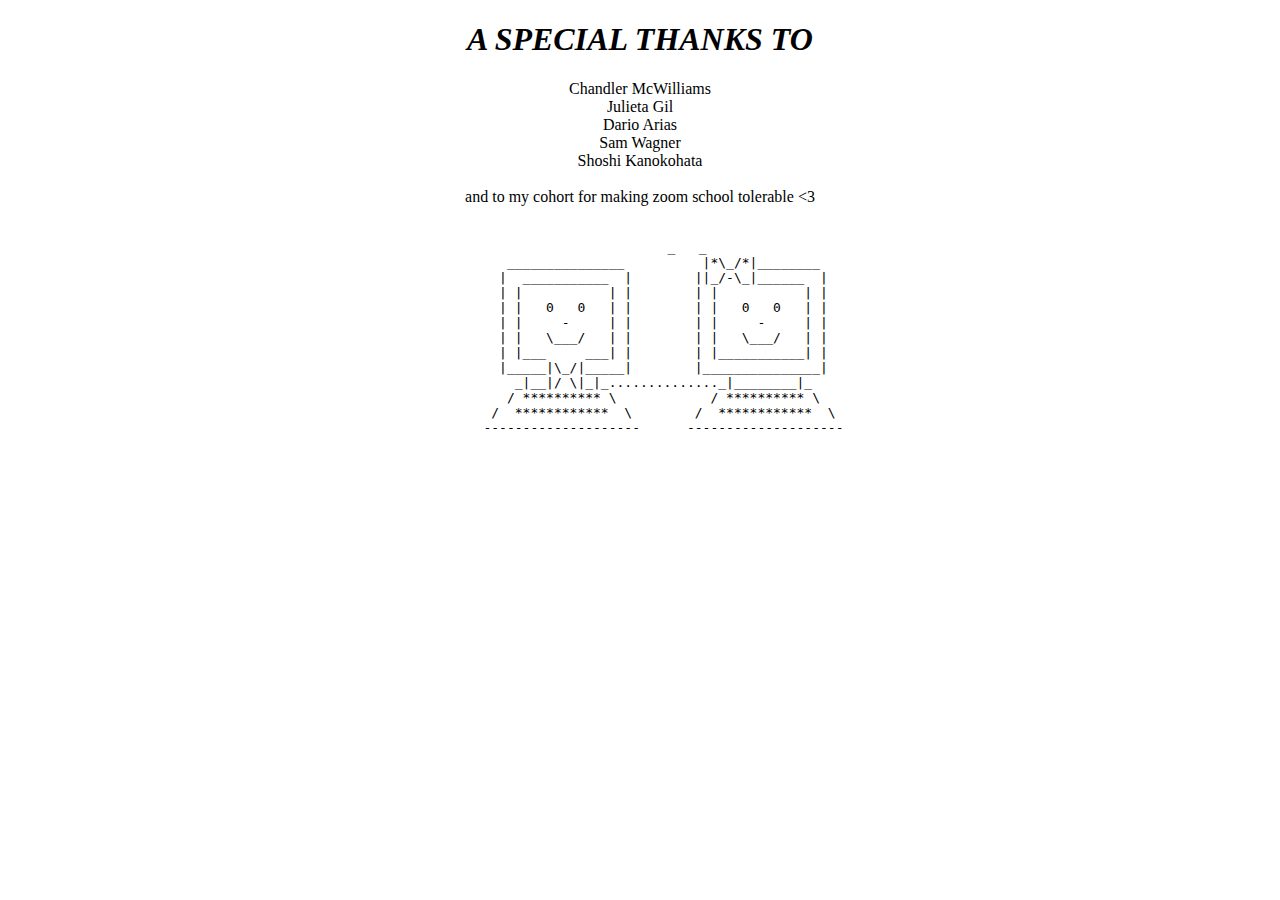
<file: acknow.html>
<!DOCTYPE html>
<html lang="en">

<head>
  <meta charset="utf-8">
  <meta name="viewport" content="width=device-width, initial-scale=1.0">
  <link rel="stylesheet" href="ritualsite.css">
  <link rel="apple-touch-icon" sizes="180x180" href="/apple-touch-icon.png">
  <link rel="icon" type="image/png" sizes="32x32" href="/favicon-32x32.png">
  <link rel="icon" type="image/png" sizes="16x16" href="/favicon-16x16.png">
  <link rel="manifest" href="/site.webmanifest">
  <title>Acknowledgements</title>
</head>

<body>
  <div style="text-align: center;">
    <h1>
      <i> A SPECIAL THANKS TO </i>
    </h1>
    <p>
      Chandler McWilliams
      <br>
      Julieta Gil
      <br>
      Dario Arias
      <br>
      Sam Wagner
      <br>
      Shoshi Kanokohata
      <br><br>
      and to my cohort for making zoom school tolerable <3
      <br><br>
      <pre>
            _   _
      _______________          |*\_/*|________
      |  ___________  |        ||_/-\_|______  |
      | |           | |        | |           | |
      | |   0   0   | |        | |   0   0   | |
      | |     -     | |        | |     -     | |
      | |   \___/   | |        | |   \___/   | |
      | |___     ___| |        | |___________| |
      |_____|\_/|_____|        |_______________|
      _|__|/ \|_|_.............._|________|_
      / ********** \            / ********** \
      /  ************  \        /  ************  \
      --------------------      --------------------
      </pre>

    </p>
  </div>
</body>

</html>
</file>
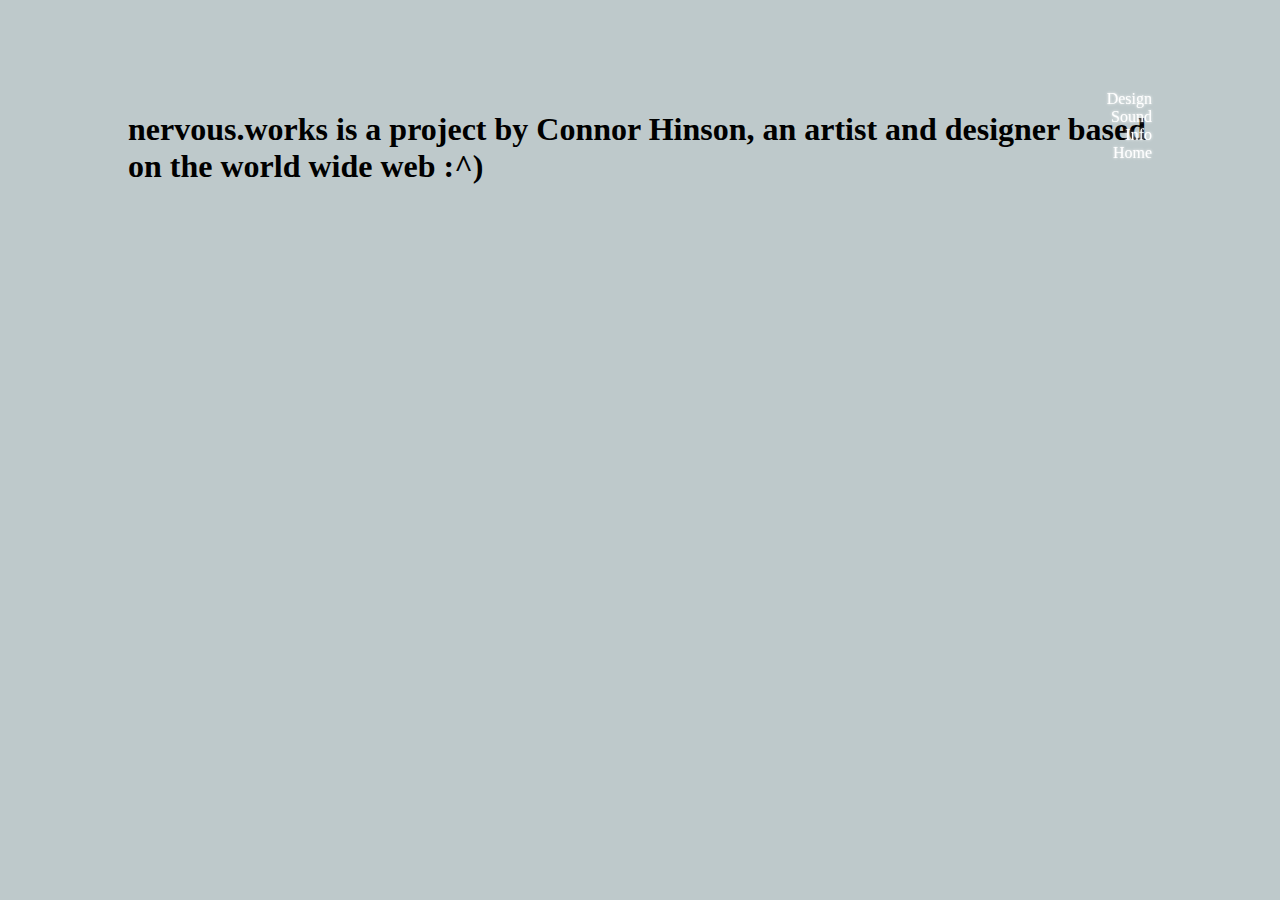
<file: info.html>
<!DOCTYPE html>
<html lang="en">

<head>
  <meta charset="utf-8">
  <meta name="viewport" content="width=device-width, initial-scale=1.0">
  <link rel="stylesheet" href="style.css">
  <link rel="apple-touch-icon" sizes="180x180" href="/apple-touch-icon.png">
  <link rel="icon" type="image/png" sizes="32x32" href="/favicon-32x32.png">
  <link rel="icon" type="image/png" sizes="16x16" href="/favicon-16x16.png">
  <link rel="manifest" href="/site.webmanifest">
  <title>nervous.info</title>
</head>
<body>
  <div class="wrapper">
    <div class="nav">
      <ul>
        <a href = "design.html"> <li>Design</li> </a>
        <a href = "sound.html"> <li>Sound</li> </a>
        <a href = "info.html"> <li>Info</li> </a>
        <a href = "index.html"> <li>Home</li> </a>
      </ul>
    </div>
    <div>
      <h1> nervous.works is a project by Connor Hinson, an artist and designer based on the world wide web :^) </h1>
    </div>
  </div>
</body>

</html>
</file>
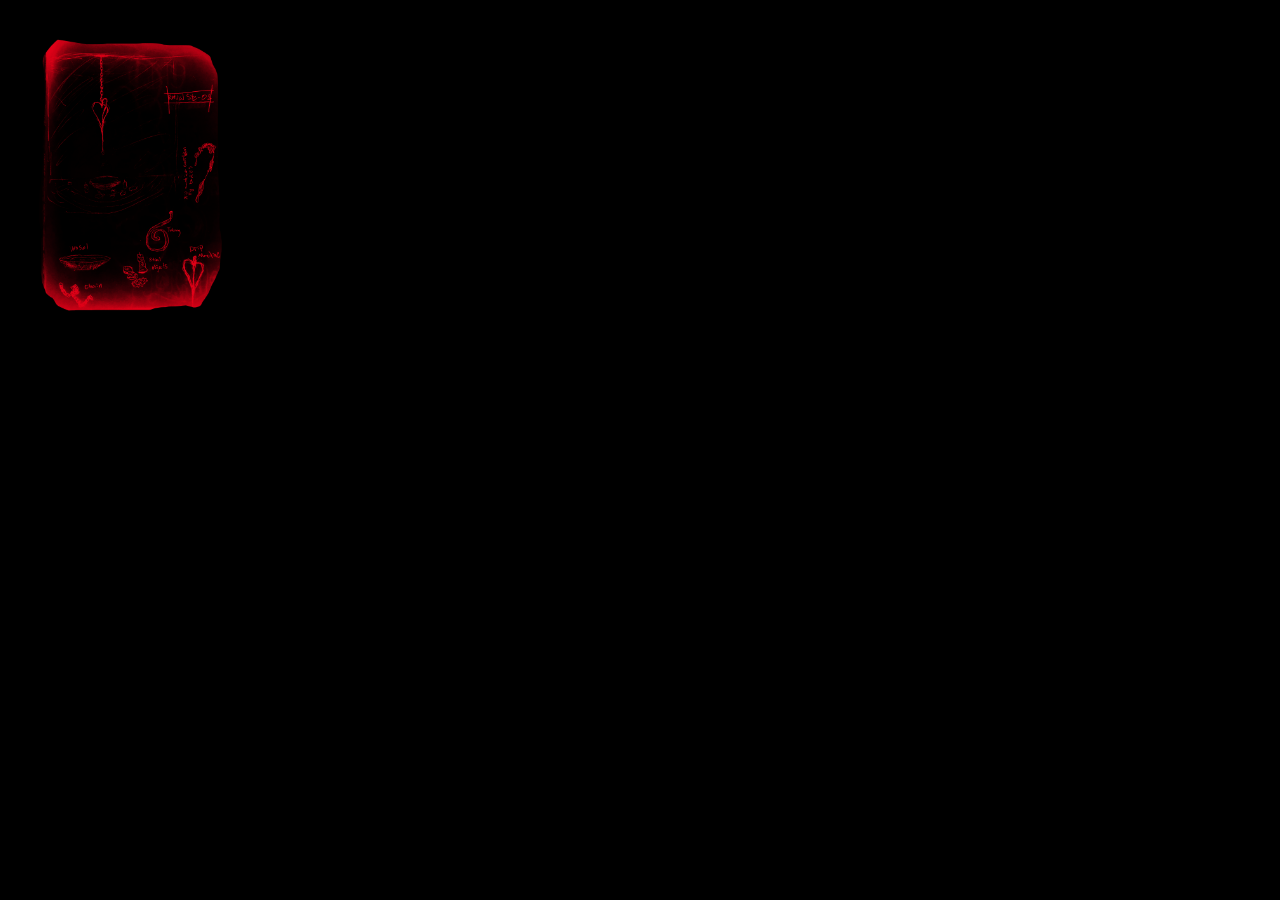
<file: instructions.html>
<!DOCTYPE html>
<html lang="en">

<head>
  <meta charset="utf-8">
  <meta name="viewport" content="width=device-width, initial-scale=1.0">
  <link rel="apple-touch-icon" sizes="180x180" href="/apple-touch-icon.png">
  <link rel="icon" type="image/png" sizes="32x32" href="/favicon-32x32.png">
  <link rel="icon" type="image/png" sizes="16x16" href="/favicon-16x16.png">
  <link rel="manifest" href="/site.webmanifest">
  <title> Instructions </title>
</head>

<body style= "background-color: black;">
  <a href = "summoningritual.html" target="popup5" onclick="window.open('summoningritual.html','popup5','width=338,height=600'); return false;">
    <img src="images/sketchpng1.png" style="width:240px; height: 320px;" >
  </a>
</body>

</html>
</file>
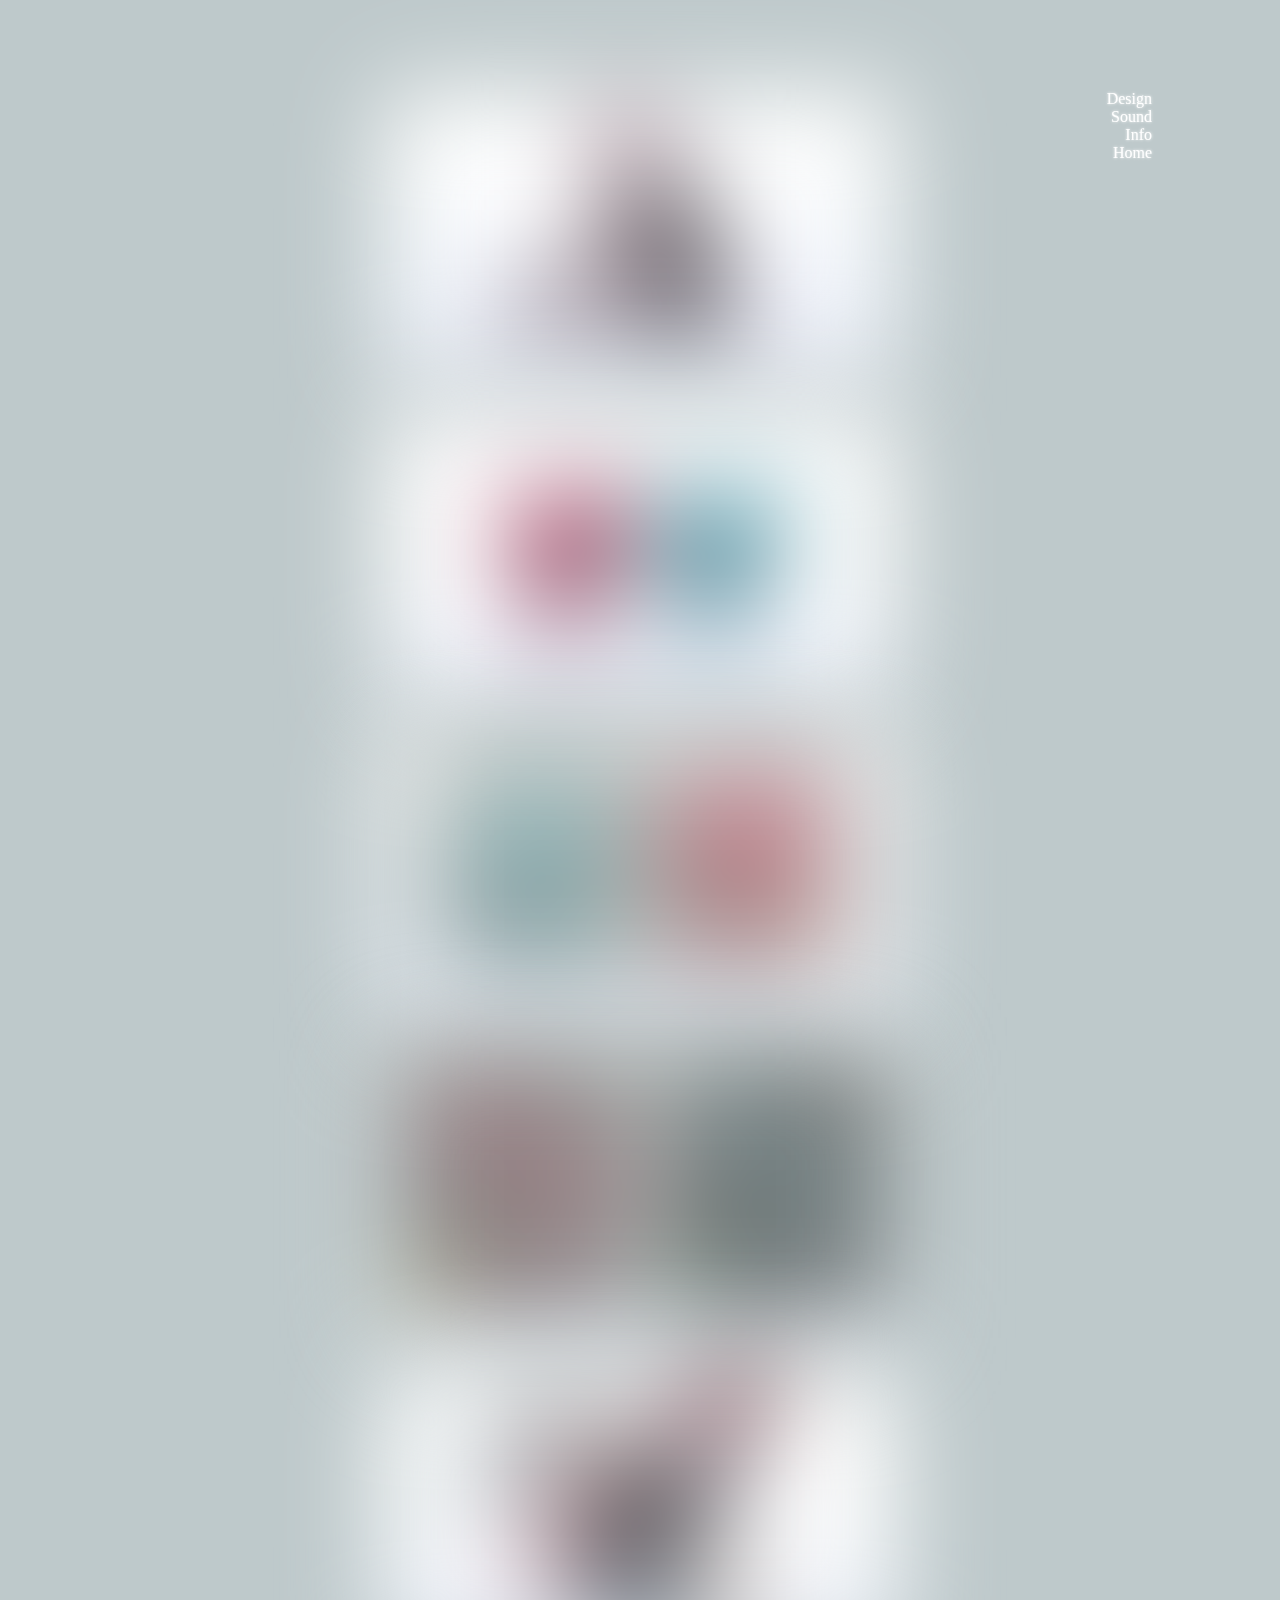
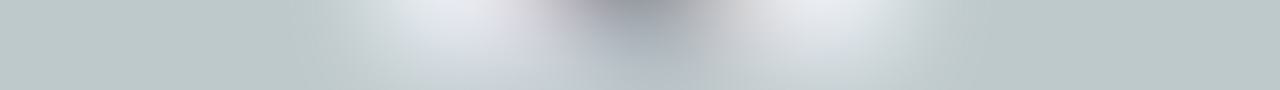
<file: lovedrops.html>
<!DOCTYPE html>
<html lang="en">

<head>
  <meta charset="utf-8">
  <meta name="viewport" content="width=device-width, initial-scale=1.0">
  <link rel="stylesheet" href="style.css">
  <link rel="apple-touch-icon" sizes="180x180" href="/apple-touch-icon.png">
  <link rel="icon" type="image/png" sizes="32x32" href="/favicon-32x32.png">
  <link rel="icon" type="image/png" sizes="16x16" href="/favicon-16x16.png">
  <link rel="manifest" href="/site.webmanifest">
  <title>nervous.design</title>
</head>

<body>
  <div class="wrapper">
    <div class="nav">
      <ul>
        <a href = "sesign.html"> <li>Design</li> </a>
        <a href = "sound.html"> <li>Sound</li> </a>
        <a href = "info.html"> <li>Info</li> </a>
        <a href = "index.html"> <li>Home</li> </a>
      </ul>
    </div>
    <div class="imgscroll">
      <img src="images/finalDisplay.jpg">
      <img src="images/HeartCandy_1.jpg">
      <img src="images/individualBags.jpg">
      <img src="images/singlesBacks.jpg">
      <img src="images/explosion.jpg">
    </div>
  </div>
</body>

</html>
</file>
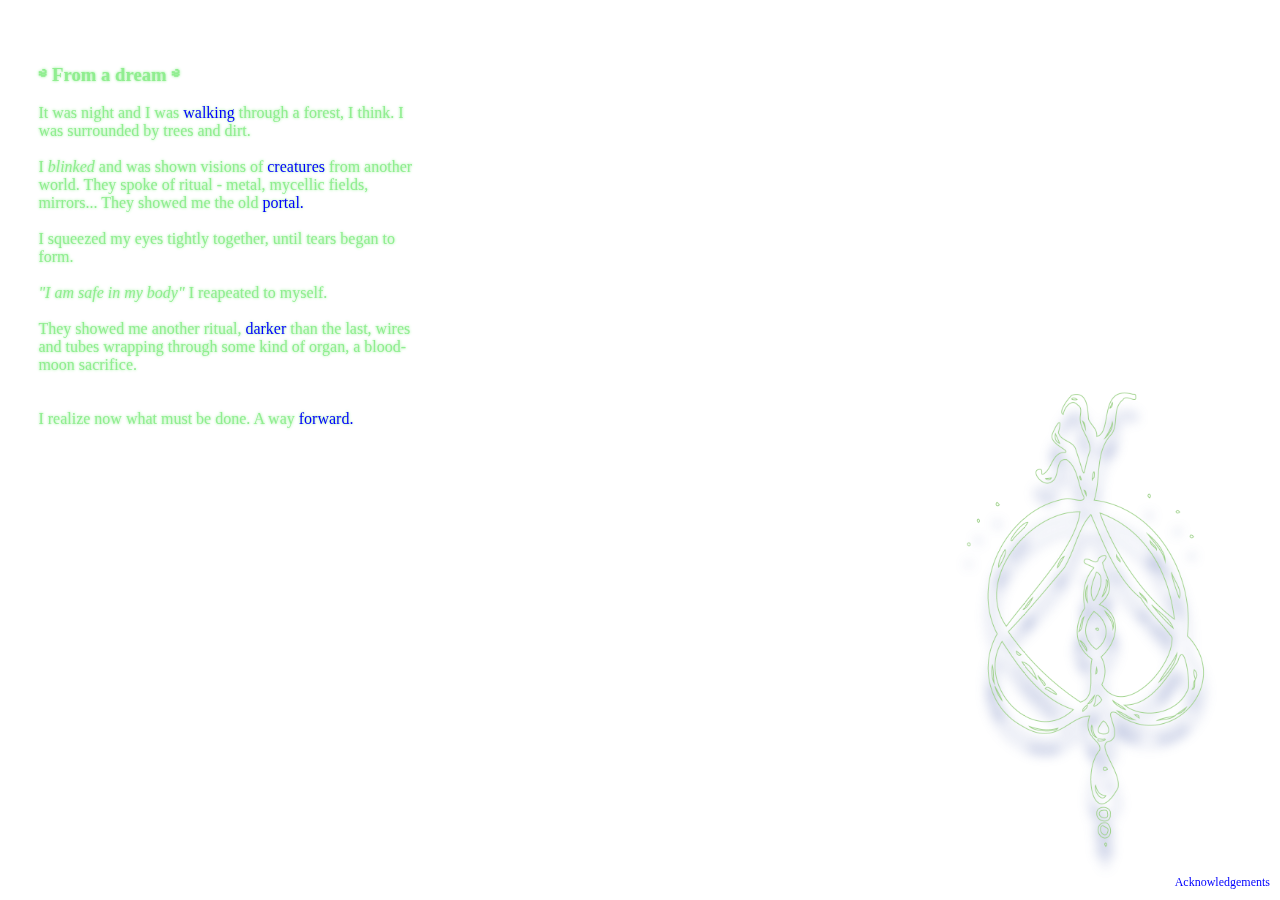
<file: ritualsite.html>
<!DOCTYPE html>
<html lang="en">

<head>
  <meta charset="utf-8">
  <meta name="viewport" content="width=device-width, initial-scale=1.0">
  <link rel="stylesheet" href="ritualsite.css">
  <link rel="apple-touch-icon" sizes="180x180" href="/apple-touch-icon.png">
  <link rel="icon" type="image/png" sizes="32x32" href="/favicon-32x32.png">
  <link rel="icon" type="image/png" sizes="16x16" href="/favicon-16x16.png">
  <link rel="manifest" href="/site.webmanifest">
  <title>Ritual Site</title>
</head>

<body>

  <div class = "overlay">
    <img src="images/sigil1.png" >
  </div>

  <div class = "overlay2">
    <a href = "images/sketch.gif" target="popup7" onclick="window.open('images/sketch.gif','popup7','width=288,height=512'); return false;">
       <img src="images/sigil2.png" >
     </a>
  </div>

  <div class="overlay3">
    <a href = "acknow.html" target="popup6" onclick="window.open('acknow.html','popup6','width=500,height=500'); return false;">
      Acknowledgements
    </a>
  </div>

  <div class="wrapper">
    <h3> <b> ༅ From a dream ༅ </b> </h3>
    <p>
      It was night and I was
      <a href = "https://w.soundcloud.com/player/?url=https%3A//api.soundcloud.com/tracks/1061537515&color=%230000ff&inverse=false&auto_play=true&show_user=true" target="popup" onclick="window.open('https://w.soundcloud.com/player/?url=https%3A//api.soundcloud.com/tracks/1061537515&color=%230000ff&inverse=false&auto_play=true&show_user=true','popup','width=250,height=125'); return false;">
        walking
      </a>
      through a forest, I think. I was surrounded by trees and dirt.
      <br> <br>
      I <i>blinked</i> and was shown visions of
      <a href = "images/gardencreatures.jpg" target="popup1" onclick="window.open('images/gardencreatures.jpg','popup1','width=560,height=416'); return false;">
        creatures
      </a>
      from another world. They spoke of ritual - metal, mycellic fields, mirrors... They showed me the old
      <a href = "https://player.vimeo.com/video/491069578" target="popup2" onclick="window.open('https://player.vimeo.com/video/491069578','popup2','width=600,height=338'); return false;">
        portal.
      </a>
      <br> <br>
      I squeezed my eyes tightly together, until tears began to form.
      <br><br>
      <i>"I am safe in my body"</i> I reapeated to myself.
      <br><br>
      They showed me another ritual,
      <a href = "images/organritual.jpg" target="popup3" onclick="window.open('images/organritual.jpg','popup3','width=512,height=288'); return false;">
        darker
      </a>
      than the last, wires and tubes wrapping through some kind of organ, a blood-moon sacrifice.
      <br><br><br>
      I realize now what must be done. A way
      <a href = "instructions.html" target="popup4" onclick="window.open('instructions.html','popup4','width=280,height=360'); return false;">
        forward.
      </a>

    </p>
  </div>

  <div class="vimeo-wrapper">

    <iframe src="https://player.vimeo.com/video/557783472?background=1&autoplay=1&loop=1&byline=0&title=0"frameborder="0" webkitallowfullscreen mozallowfullscreen allowfullscreen></iframe>

  </div>


</body>

</html>
</file>
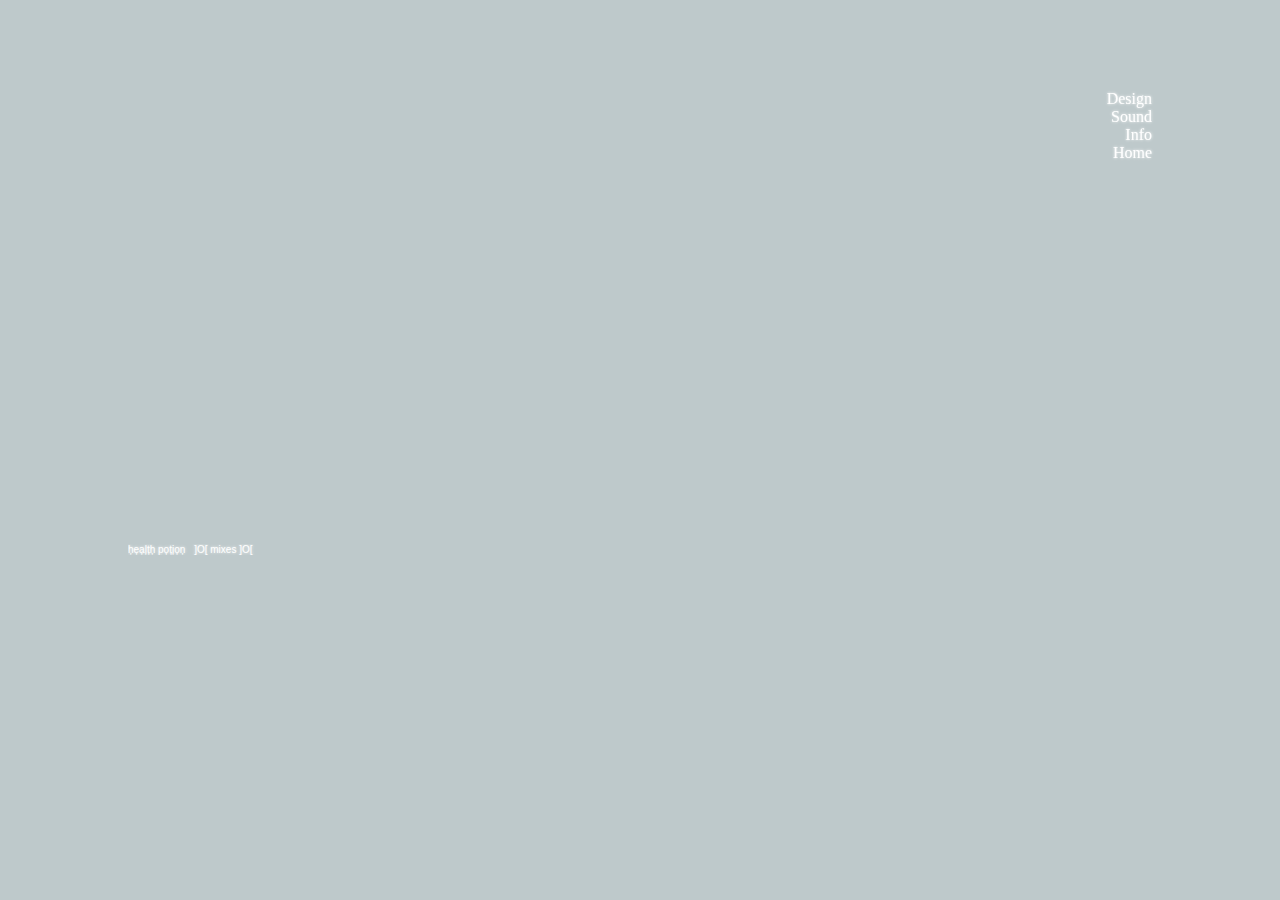
<file: sound.html>
<!DOCTYPE html>
<html lang="en">

<head>
  <meta charset="utf-8">
  <meta name="viewport" content="width=device-width, initial-scale=1.0">
  <link rel="stylesheet" href="style.css">
  <link rel="apple-touch-icon" sizes="180x180" href="/apple-touch-icon.png">
  <link rel="icon" type="image/png" sizes="32x32" href="/favicon-32x32.png">
  <link rel="icon" type="image/png" sizes="16x16" href="/favicon-16x16.png">
  <link rel="manifest" href="/site.webmanifest">
  <title>nervous.sound</title>
</head>

<body>
  <div class="wrapper">
    <div class="nav">
      <ul>
        <a href = "design.html"> <li>Design</li> </a>
        <a href = "sound.html"> <li>Sound</li> </a>
        <a href = "info.html"> <li>Info</li> </a>
        <a href = "index.html"> <li>Home</li> </a>
      </ul>
    </div>
    <div>
      <iframe width="85%" height="450" scrolling="no" frameborder="no" allow="autoplay" src="https://w.soundcloud.com/player/?url=https%3A//api.soundcloud.com/playlists/1119672184&color=%23bec9cb&auto_play=false&hide_related=false&show_comments=true&show_user=true&show_reposts=false&show_teaser=true"></iframe><div style="font-size: 10px; color: #bec9cb;line-break: anywhere;word-break: normal;overflow: hidden;white-space: nowrap;text-overflow: ellipsis; font-family: Interstate,Lucida Grande,Lucida Sans Unicode,Lucida Sans,Garuda,Verdana,Tahoma,sans-serif;font-weight: 100;"><a href="https://soundcloud.com/healthpotion" title="h͎e͎a͎l͎t͎h͎ p͎o͎t͎i͎o͎n͎" target="_blank" style="color: 	#FFFFFF; text-decoration: none;">h͎e͎a͎l͎t͎h͎ p͎o͎t͎i͎o͎n͎</a> · <a href="https://soundcloud.com/healthpotion/sets/mixes" title="]O[ mixes  ]O[" target="_blank" style="color: 	#FFFFFF; text-decoration: none;">]O[ mixes  ]O[</a></div>
    </div>
  </div>
</body>

</html>
</file>
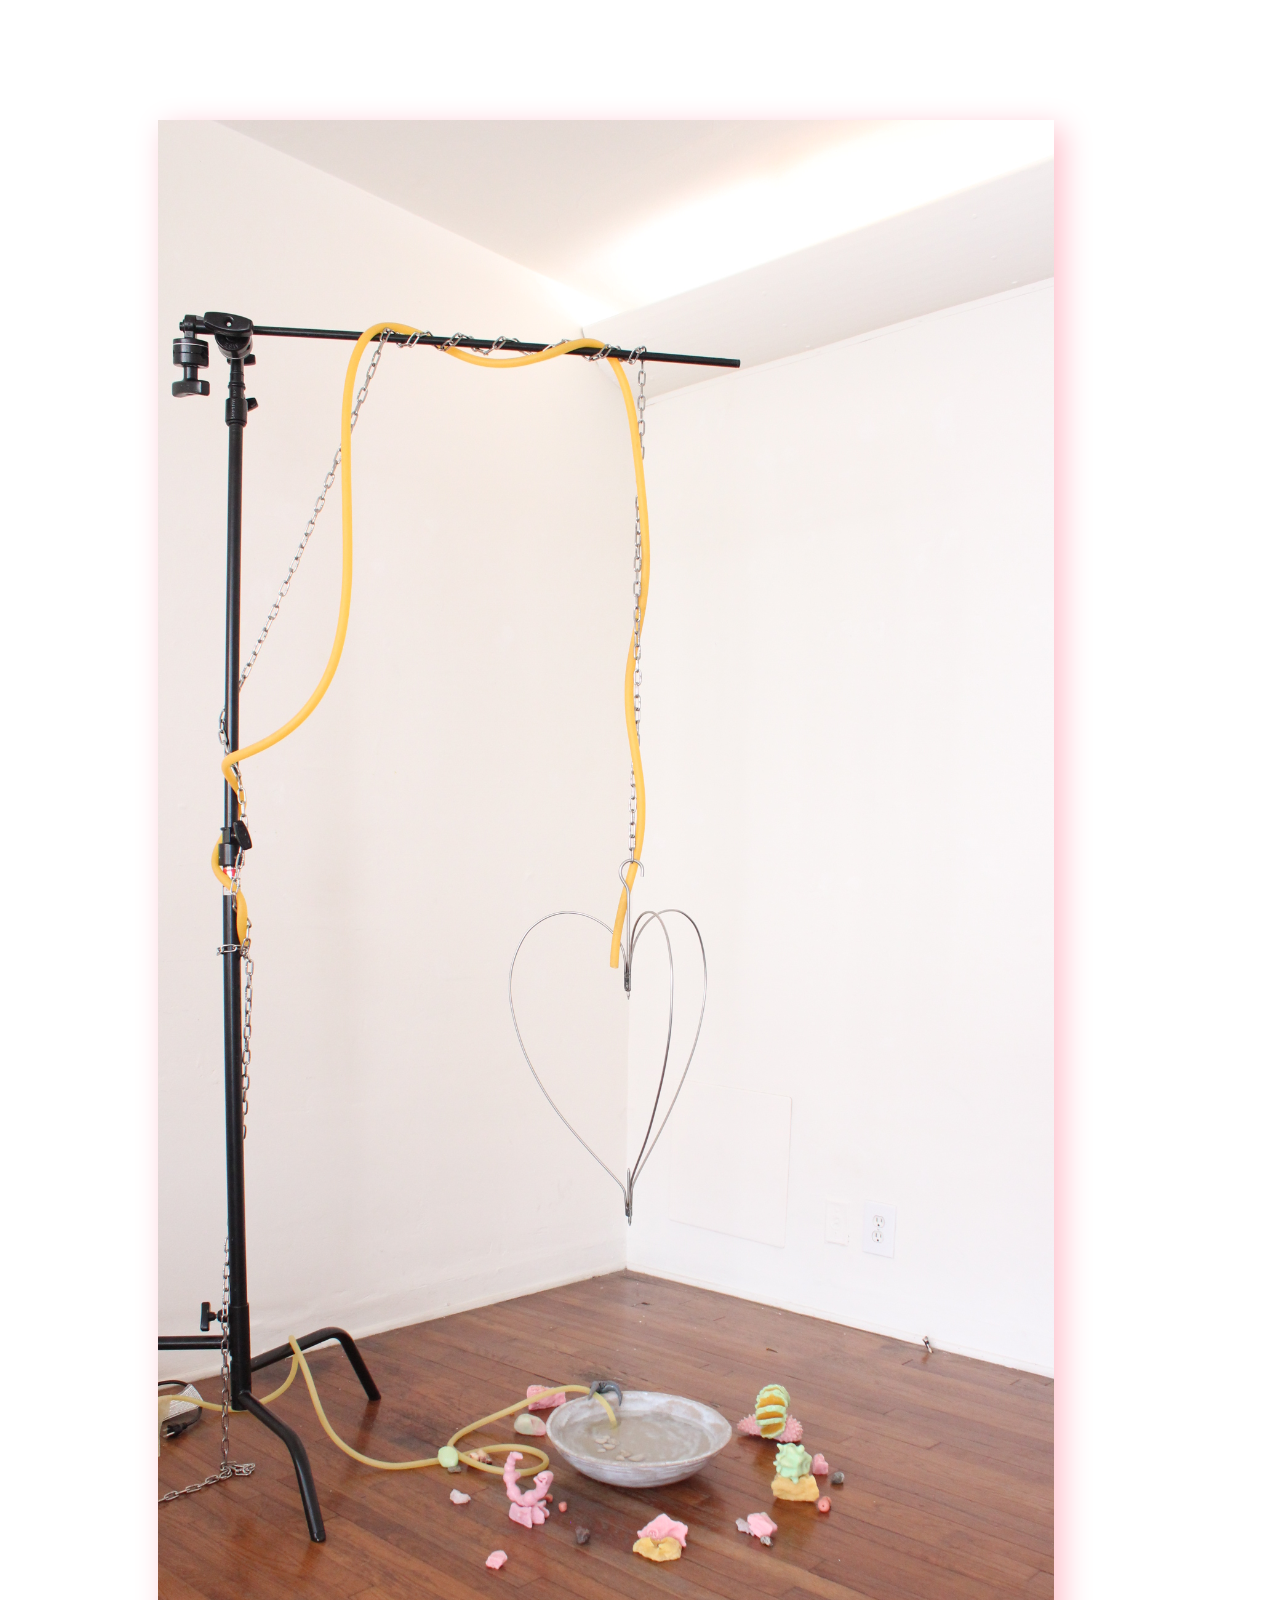
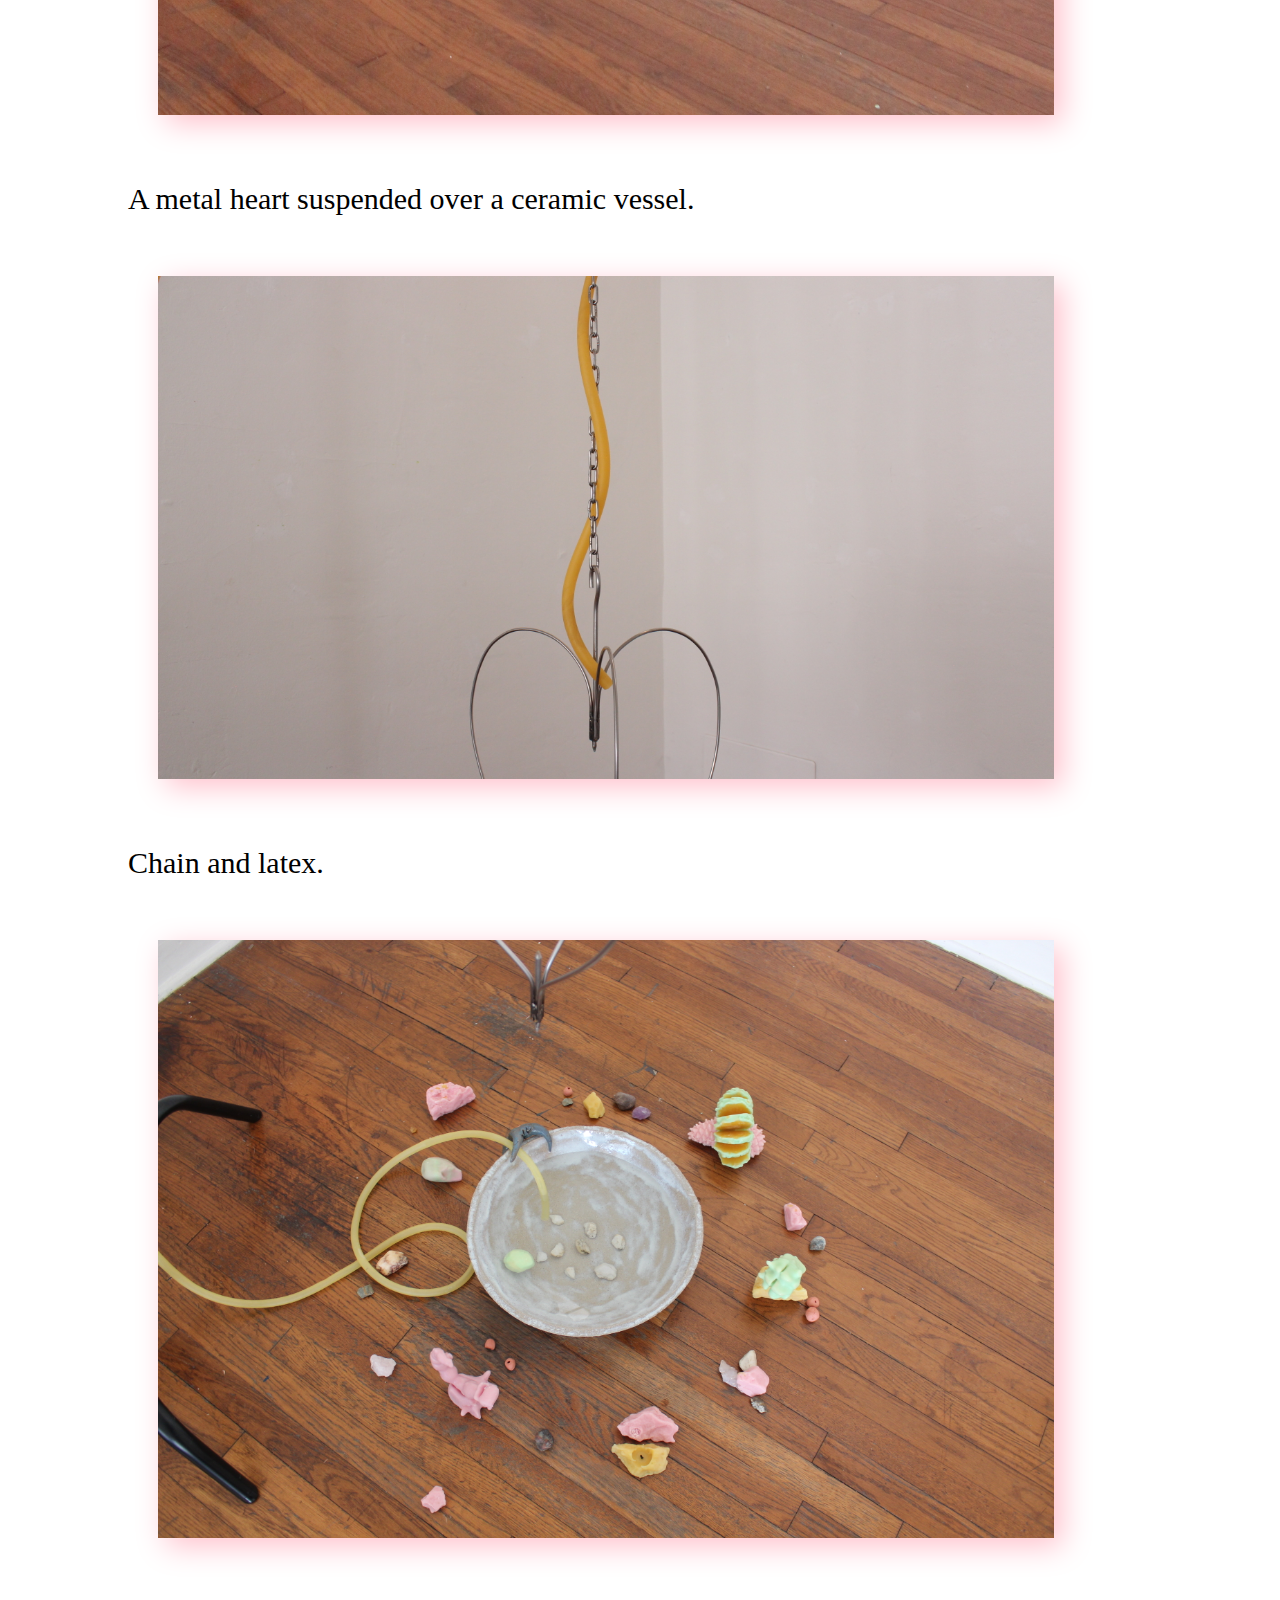
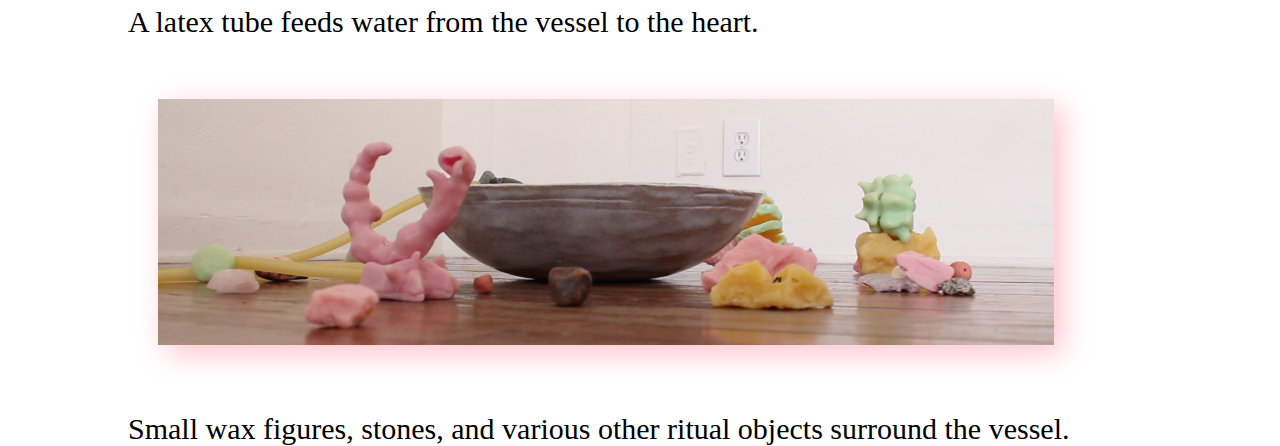
<file: summoningritual.html>
<!DOCTYPE html>
<html lang="en">

<head>
  <meta charset="utf-8">
  <meta name="viewport" content="width=device-width, initial-scale=1.0">
  <link rel="stylesheet" href="ritualsite.css">
  <link rel="apple-touch-icon" sizes="180x180" href="/apple-touch-icon.png">
  <link rel="icon" type="image/png" sizes="32x32" href="/favicon-32x32.png">
  <link rel="icon" type="image/png" sizes="16x16" href="/favicon-16x16.png">
  <link rel="manifest" href="/site.webmanifest">
  <title>Summoning Ritual</title>
</head>

<body>
  <div class="wrap2">
    <img src="images/summon1.JPG">
    <p> A metal heart suspended over a ceramic vessel. </p>
    <img src="images/summon2.JPG">
    <p> Chain and latex. </p>
    <img src="images/summon3.JPG">
    <p> A latex tube feeds water from the vessel to the heart. </p>
    <img src="images/summon5.png">
    <p> Small wax figures, stones, and various other ritual objects surround the vessel. </p>
  </div>
</body>

</html>
</file>
<file: ritualsite.css>
body{
  background: white;
}

a:link {
  text-decoration: none;
  color: blue;
}

a:visited {
  text-decoration: none;
  color: blue;
}

a:hover {
  color:red;
  text-shadow: 0px 0px 3px red;
}

a:active {
  color:red;
  text-decoration: none;
}

.overlay{
  position: fixed;
  bottom: 0px;
  right: -70px;
}

.overlay2{
  position: fixed;
  bottom: 20px;
  right: -70px;
}

.overlay3{
  position: fixed;
  bottom: 10px;
  right: 10px;
  font-size: 12px;
}

.overlay img{
  width:40vw;
  filter:blur(6px);
}

.overlay2 img{
  width:40vw;

}

.wrapper {
  width: 30vw;
  height: 90vh;
  position: absolute;
  margin:auto;
  padding-left: 3vw;
  top:0;
  bottom:0;
  left:0;
}

.wrapper ul{
  list-style-type:none;
}

.wrapper h3{
  color: lightgreen;
  text-shadow: 0px 0px 3px lightgreen;
}

.wrapper p{
  color: lightgreen;
  text-shadow: 0px 0px 3px lightgreen;
}

.wrap2 {
  width: 80%;
  height: 80%;
  position: absolute;
  margin:auto;
  top:0;
  bottom:0;
  left:0;
  right:0;
  font-size: 30px;
}

.wrap2 img{
  width: 70vw;
  padding: 30px;
  filter: drop-shadow(8px 8px 15px pink)
}

.player {
  position: absolute;
  bottom: 0px;
}

.vimeo-wrapper {
   position: fixed;
   top: 0;
   left: 0;
   width: 100%;
   height: 100%;
   z-index: -1;
   pointer-events: none;
   overflow: hidden;
}
.vimeo-wrapper iframe {
   width: 100vw;
   height: 56.25vw; /* Given a 16:9 aspect ratio, 9/16*100 = 56.25 */
   min-height: 100vh;
   min-width: 177.77vh; /* Given a 16:9 aspect ratio, 16/9*100 = 177.77 */
   position: absolute;
   top: 50%;
   left: 50%;
   transform: translate(-50%, -50%);
}
</file>
<file: style.css>
body {
  background: #bec9cb;
}

/* unvisited link */
a:link {
  color: white;
  text-shadow: 0px 0px 3px white;
  text-decoration: none;
}

/* visited link */
a:visited {
  color: white;
  text-decoration: none;
}

/* mouse over link */
a:hover {
  color: hotpink;
  text-shadow: 0px 0px 3px hotpink;
}

/* selected link */
a:active {
  color: white;
  text-shadow: 0px 0px 3px white;
}

/* site wrapper */
.wrapper {
  width: 80%;
  height: 80%;
  position: absolute;
  margin:auto;
  top:0;
  bottom:0;
  left:0;
  right:0;
  background-color: transparent;
}

.squares {
  border-color: hotpink;
  border-style: solid;
  border-width: 1px;
  width: 83%;
  height: 83%;
  position: absolute;
  margin:auto;
  top:0;
  bottom:0;
  left:0;
  right:0;
  background-color: transparent;
}

ul {
  text-shadow: 0px 0px 3px white;
  color:white;
  list-style-type: none;
  margin: 0;
  padding: 0;
  text-align: right;
}

/* navigation links */
.nav{
  position: fixed;
  top:10%;
  right:10%;
  background-color: transparent;
}

/* vertical site name text*/
.site{
  position: absolute;
  bottom: 0;
  writing-mode: vertical-rl;
  text-orientation: mixed;
  font-size: 1em;
  letter-spacing: 0.2em;
  color: white;
  text-shadow: 0px 0px 5px white;
  /* vertically stretches text*/
  display:inline-block;
    -webkit-transform:scale(2,1); /* Safari and Chrome */
    -moz-transform:scale(2,1); /* Firefox */
    -ms-transform:scale(2,1); /* IE 9 */
    -o-transform:scale(2,1); /* Opera */
    transform:scale(2,1); /* W3C */
}

.site:hover{
  color: hotpink;
  text-shadow: 0px 0px 5px hotpink;
}

/* front page image*/
.gateway {
  -webkit-filter: blur(70px); /* Safari 6.0 - 9.0 */
  filter: blur(70px);
  max-width: 100%;
  max-height: 100%;
  position: absolute;
  margin:auto;
  top:0;
  bottom:0;
  left:0;
  right:0;
  transform: rotatez(-13deg);
}

.gateway:hover{
  -webkit-filter: blur(30px); /* Safari 6.0 - 9.0 */
  filter: blur(30px);
}

/* design gallery images*/
.imgscroll img{
  -webkit-filter: blur(50px); /* Safari 6.0 - 9.0 */
  filter: blur(50px);
  max-width: 90%;
  max-height: 90%;
  display: block;
  margin-left: auto;
  margin-right: auto;
  width: 50%;
  padding-bottom:2em;
}

.imgscroll img:hover{
  -webkit-filter: none; /* Safari 6.0 - 9.0 */
  filter: none;
}


/* flyers gallery images*/
.flyers img{
  max-width: 90%;
  max-height: 90%;
  display: block;
  margin-left: auto;
  margin-right: auto;
  width: 50%;
  padding-bottom:2em;
}


/* index page scrolling banner*/
.scroll-left {
height: 50px;
overflow: hidden;
position: relative;
}

.scroll-left p:hover{
  color:hotpink;
  text-shadow: 0px 0px 5px hotpink;
}

.scroll-left p {
position: absolute;
width: 100%;
height: 100%;
margin: 0;
color: white;
line-height: 50px;
text-shadow: 0px 0px 5px white;
font-size: 3em;
text-align: center;
/* Starting position */
-moz-transform:translateX(100%);
-webkit-transform:translateX(100%);
transform:translateX(100%);
/* Apply animation to this element */
-moz-animation: scroll-left 35s linear infinite;
-webkit-animation: scroll-left 35s linear infinite;
animation: scroll-left 35s linear infinite;
}
/* Move it (define the animation) */
@-moz-keyframes scroll-left {
0% { -moz-transform: translateX(100%); }
100% { -moz-transform: translateX(-100%); }
}
@-webkit-keyframes scroll-left {
0% { -webkit-transform: translateX(100%); }
100% { -webkit-transform: translateX(-100%); }
}
@keyframes scroll-left {
0% {
-moz-transform: translateX(100%); /* Browser bug fix */
-webkit-transform: translateX(100%); /* Browser bug fix */
transform: translateX(100%);
}
100% {
-moz-transform: translateX(-100%); /* Browser bug fix */
-webkit-transform: translateX(-100%); /* Browser bug fix */
transform: translateX(-100%);
}
}
</file>
